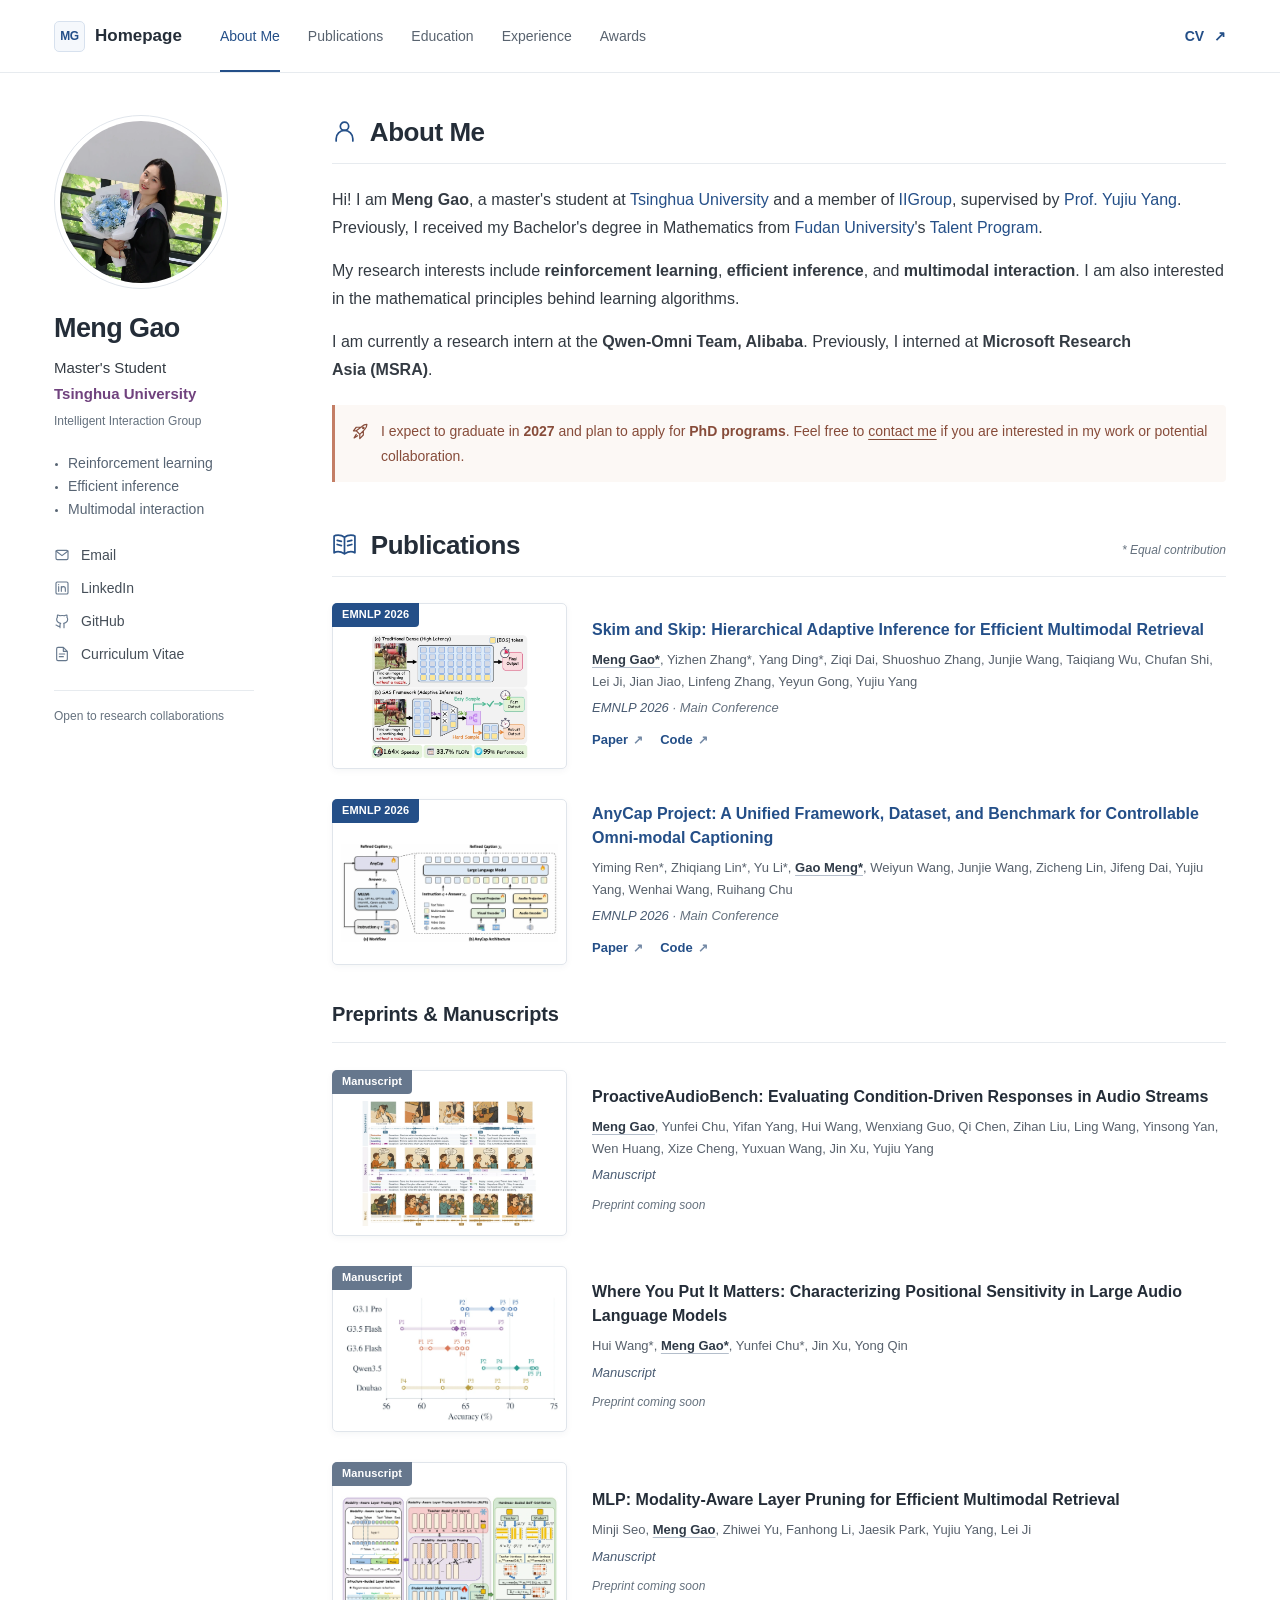
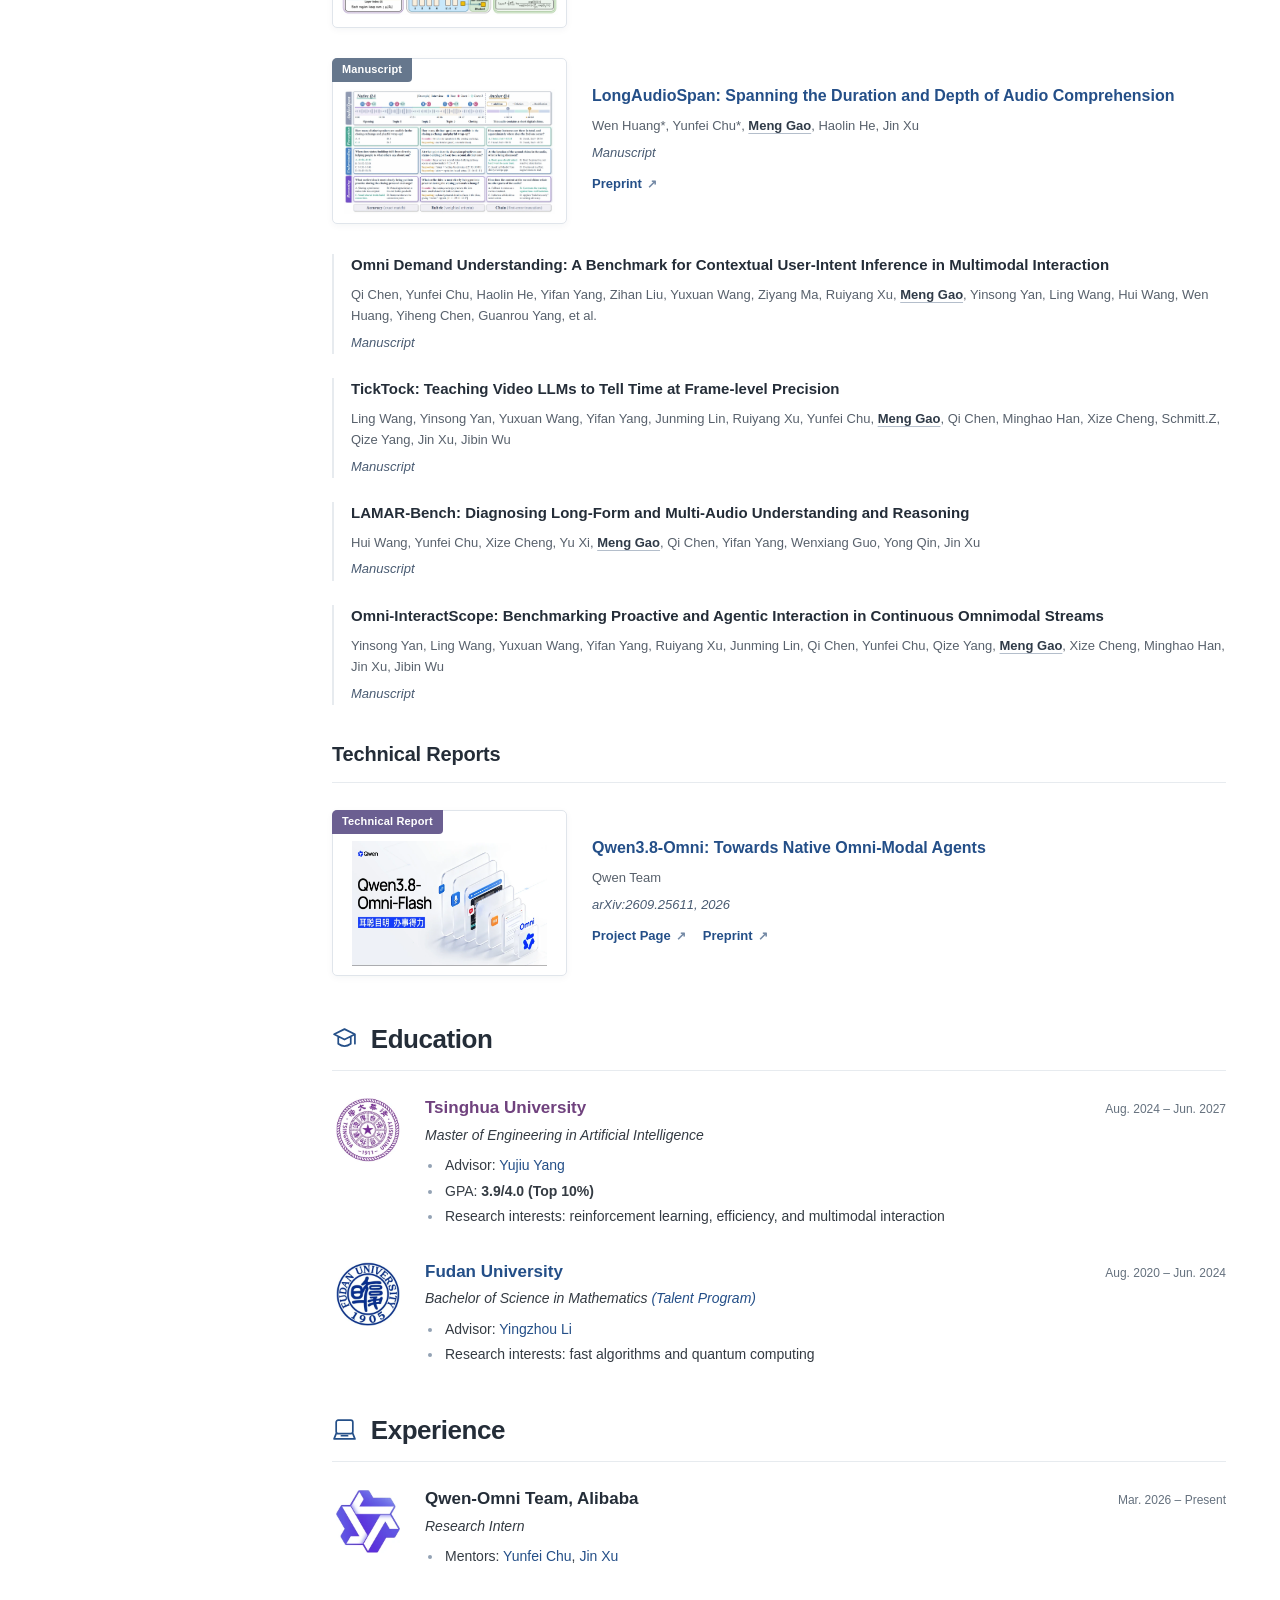
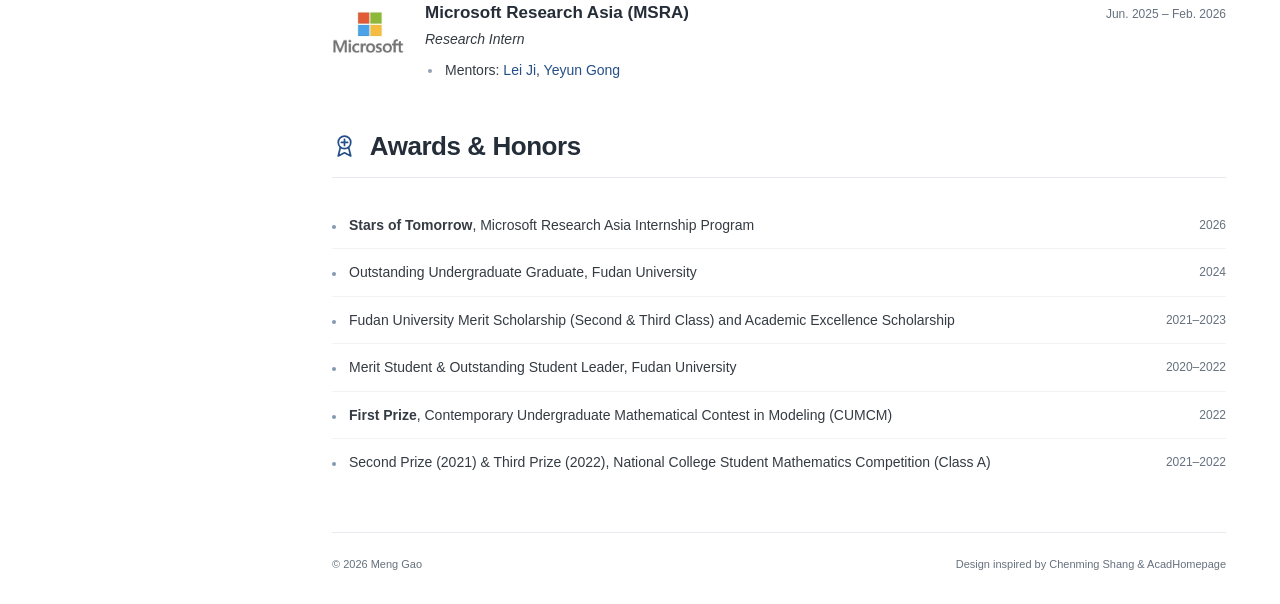
<file: index.html>
<!DOCTYPE html>
<html lang="en">
<head>
  <meta charset="utf-8">
  <meta name="viewport" content="width=device-width, initial-scale=1">
  <meta name="description" content="Meng Gao, master's student at Tsinghua University. Research in reinforcement learning, efficient inference, and multimodal interaction.">
  <meta name="theme-color" content="#ffffff">
  <meta property="og:type" content="website">
  <meta property="og:title" content="Meng Gao | Academic Homepage">
  <meta property="og:description" content="Reinforcement learning, efficient inference, and multimodal interaction. Master's student at Tsinghua University.">
  <title>Meng Gao | Academic Homepage</title>
  <link rel="icon" type="image/svg+xml" href="assets/favicon.svg">
  <link rel="stylesheet" href="assets/style.css">
  <script src="assets/main.js" defer></script>
</head>
<body id="top">
  <a class="skip-link" href="#main-content">Skip to content</a>

  <header class="masthead">
    <div class="masthead-inner">
      <a class="brand" href="#top" aria-label="Meng Gao homepage">
        <span class="brand-mark" aria-hidden="true">MG</span>
        <span>Homepage</span>
      </a>
      <button class="menu-toggle" type="button" aria-expanded="false" aria-controls="site-nav" hidden>
        <svg viewBox="0 0 24 24" aria-hidden="true"><path d="M4 6h16M4 12h16M4 18h16"/></svg>
        <span>Menu</span>
      </button>
      <nav class="site-nav" id="site-nav" aria-label="Main navigation">
        <a href="#about" aria-current="location">About Me</a>
        <a href="#publications">Publications</a>
        <a href="#education">Education</a>
        <a href="#experience">Experience</a>
        <a href="#awards">Awards</a>
      </nav>
      <a class="header-cv" href="CV.pdf" target="_blank" rel="noopener noreferrer">CV <span aria-hidden="true">↗</span></a>
    </div>
  </header>

  <div class="page-layout">
    <aside class="sidebar" aria-label="Profile and contact information">
      <div class="profile">
        <a class="portrait-link" href="picture/photo.jpg" target="_blank" rel="noopener noreferrer" aria-label="View Meng Gao's profile photo">
          <img class="portrait" src="assets/photo.webp" width="174" height="174" alt="Meng Gao holding a bouquet at graduation" fetchpriority="high">
        </a>
        <div class="profile-details">
          <h1>Meng Gao</h1>
          <p class="profile-role">Master's Student</p>
          <p class="profile-school"><a href="https://www.tsinghua.edu.cn/" target="_blank" rel="noopener noreferrer">Tsinghua University</a></p>
          <p class="profile-group"><a href="https://iigroup.github.io/" target="_blank" rel="noopener noreferrer">Intelligent Interaction Group</a></p>
          <ul class="profile-focus" aria-label="Research interests">
            <li>Reinforcement learning</li>
            <li>Efficient inference</li>
            <li>Multimodal interaction</li>
          </ul>

          <ul class="social-links">
            <li><a href="mailto:gaom24@mails.tsinghua.edu.cn">
              <svg viewBox="0 0 24 24" aria-hidden="true"><rect x="3" y="5" width="18" height="14" rx="2"/><path d="m3 6 9 7 9-7"/></svg>Email
            </a></li>
            <li><a href="https://www.linkedin.com/in/meng-gao-b47b4b3b6/" target="_blank" rel="noopener noreferrer">
              <svg viewBox="0 0 24 24" aria-hidden="true"><rect x="3" y="3" width="18" height="18" rx="2"/><path d="M7 10v7M7 7v.1M11 17v-7m0 3a3 3 0 0 1 6 0v4"/></svg>LinkedIn
            </a></li>
            <li><a href="https://github.com/GaoMengGladys" target="_blank" rel="noopener noreferrer">
              <svg viewBox="0 0 24 24" aria-hidden="true"><path d="M9 20c-4 1-4-2-6-2m12 4v-4c0-1 .2-1.8-.5-2.5 3-.4 6-1.5 6-6a4.6 4.6 0 0 0-1.2-3.2 4.3 4.3 0 0 0-.1-3.3s-1.1-.4-3.6 1.2a12 12 0 0 0-6.6 0C6.5 2.6 5.4 3 5.4 3a4.3 4.3 0 0 0-.1 3.3A4.6 4.6 0 0 0 4 9.5c0 4.5 3 5.6 6 6-.7.7-1 1.5-1 2.5v4"/></svg>GitHub
            </a></li>
            <li><a href="CV.pdf" target="_blank" rel="noopener noreferrer">
              <svg viewBox="0 0 24 24" aria-hidden="true"><path d="M14 2H6a2 2 0 0 0-2 2v16a2 2 0 0 0 2 2h12a2 2 0 0 0 2-2V8zM14 2v6h6M8 12h8M8 16h6"/></svg>Curriculum Vitae
            </a></li>
          </ul>
          <p class="profile-note">Open to research collaborations</p>
        </div>
      </div>
    </aside>

    <main id="main-content" tabindex="-1">
      <!-- ABOUT: Update your biography and research interests here. -->
      <section class="about section" id="about" aria-labelledby="about-heading">
        <h2 id="about-heading"><svg class="section-icon" viewBox="0 0 24 24" aria-hidden="true"><circle cx="12" cy="7" r="4"/><path d="M4 21v-2a8 8 0 0 1 16 0v2"/></svg> About Me</h2>
        <p>Hi! I am <strong>Meng Gao</strong>, a master's student at
          <a href="https://www.tsinghua.edu.cn/" target="_blank" rel="noopener noreferrer">Tsinghua University</a>
          and a member of <a href="https://iigroup.github.io/" target="_blank" rel="noopener noreferrer">IIGroup</a>, supervised by
          <a href="https://scholar.google.com/citations?user=4gH3sxsAAAAJ&amp;hl=en&amp;oi=ao" target="_blank" rel="noopener noreferrer">Prof. Yujiu Yang</a>.
          Previously, I received my Bachelor's degree in Mathematics from
          <a href="https://fudan.edu.cn/" target="_blank" rel="noopener noreferrer">Fudan University</a>'s
          <a href="https://math.fudan.edu.cn/f5/4f/c33035a324943/page.htm" target="_blank" rel="noopener noreferrer">Talent Program</a>.
        </p>
        <p>My research interests include <strong>reinforcement learning</strong>, <strong>efficient inference</strong>, and
          <strong>multimodal interaction</strong>. I am also interested in the mathematical principles behind learning algorithms.
        </p>
        <p>I am currently a research intern at the <strong>Qwen-Omni Team, Alibaba</strong>.
          Previously, I interned at <strong>Microsoft Research Asia (MSRA)</strong>.
        </p>
        <div class="opportunity-note">
          <svg viewBox="0 0 24 24" aria-hidden="true"><path d="M14 5c3-3 7-3 7-3s0 4-3 7l-7 7-5-5zM6 11H2l4-5h7M11 16v6l5-5v-6M6 16l-3 5 5-3"/><circle cx="16" cy="7" r="1"/></svg>
          <p>I expect to graduate in <strong>2027</strong> and plan to apply for <strong>PhD programs</strong>.
            Feel free to <a href="mailto:gaom24@mails.tsinghua.edu.cn">contact me</a> if you are interested in my work or potential collaboration.</p>
        </div>
      </section>

      <!-- PUBLICATIONS: Each article is one paper. Keep author order and publication status up to date. -->
      <section class="section" id="publications" aria-labelledby="publications-heading">
        <div class="section-heading">
          <h2 id="publications-heading"><svg class="section-icon" viewBox="0 0 24 24" aria-hidden="true"><path d="M12 5C8 2 3 3 2 4v16c3-2 7-1 10 1 3-2 7-3 10-1V4c-1-1-6-2-10 1v16M5 8l4 1M5 12l4 1M15 9l4-1M15 13l4-1"/></svg> Publications</h2>
          <span class="contribution-note">* Equal contribution</span>
        </div>

        <article class="paper" aria-labelledby="paper-sas">
          <a class="paper-image" href="picture/sas.png" target="_blank" rel="noopener noreferrer" aria-label="View the Skim and Skip figure">
            <span class="venue-badge">EMNLP 2026</span>
            <img src="assets/sas.webp" width="592" height="472" alt="Overview of Skim and Skip hierarchical adaptive inference" loading="lazy">
          </a>
          <div class="paper-content">
            <h3 id="paper-sas"><a href="https://arxiv.org/abs/2609.01613" target="_blank" rel="noopener noreferrer">Skim and Skip: Hierarchical Adaptive Inference for Efficient Multimodal Retrieval</a></h3>
            <p class="authors"><strong>Meng Gao*</strong>, Yizhen Zhang*, Yang Ding*, Ziqi Dai, Shuoshuo Zhang, Junjie Wang, Taiqiang Wu, Chufan Shi, Lei Ji, Jian Jiao, Linfeng Zhang, Yeyun Gong, Yujiu Yang</p>
            <p class="venue">EMNLP 2026 <span class="venue-detail">· Main Conference</span></p>
            <div class="paper-links"><a href="https://arxiv.org/abs/2609.01613" target="_blank" rel="noopener noreferrer">Paper <span aria-hidden="true">↗</span></a><a href="https://github.com/GaoMengGladys/SAS" target="_blank" rel="noopener noreferrer">Code <span aria-hidden="true">↗</span></a></div>
          </div>
        </article>

        <article class="paper" aria-labelledby="paper-anycap">
          <a class="paper-image" href="picture/anycap.png" target="_blank" rel="noopener noreferrer" aria-label="View the AnyCap figure">
            <span class="venue-badge">EMNLP 2026</span>
            <img src="assets/anycap.webp" width="1100" height="496" alt="Overview of AnyCap omni-modal captioning" loading="lazy">
          </a>
          <div class="paper-content">
            <h3 id="paper-anycap"><a href="https://arxiv.org/abs/2507.12841" target="_blank" rel="noopener noreferrer">AnyCap Project: A Unified Framework, Dataset, and Benchmark for Controllable Omni-modal Captioning</a></h3>
            <p class="authors">Yiming Ren*, Zhiqiang Lin*, Yu Li*, <strong>Gao Meng*</strong>, Weiyun Wang, Junjie Wang, Zicheng Lin, Jifeng Dai, Yujiu Yang, Wenhai Wang, Ruihang Chu</p>
            <p class="venue">EMNLP 2026 <span class="venue-detail">· Main Conference</span></p>
            <div class="paper-links"><a href="https://arxiv.org/abs/2507.12841" target="_blank" rel="noopener noreferrer">Paper <span aria-hidden="true">↗</span></a><a href="https://github.com/qishisuren123/AnyCap" target="_blank" rel="noopener noreferrer">Code <span aria-hidden="true">↗</span></a></div>
          </div>
        </article>

        <h3 class="subsection-heading" id="preprints">Preprints &amp; Manuscripts</h3>

        <article class="paper" aria-labelledby="paper-proactive">
          <a class="paper-image" href="picture/ProactiveAudioBench.jpg" target="_blank" rel="noopener noreferrer" aria-label="View the ProactiveAudioBench figure">
            <span class="venue-badge manuscript-badge">Manuscript</span>
            <img src="assets/ProactiveAudioBench.webp" width="1100" height="782" alt="ProactiveAudioBench condition-driven responses in audio streams" loading="lazy">
          </a>
          <div class="paper-content">
            <h4 id="paper-proactive">ProactiveAudioBench: Evaluating Condition-Driven Responses in Audio Streams</h4>
            <p class="authors"><strong>Meng Gao</strong>, Yunfei Chu, Yifan Yang, Hui Wang, Wenxiang Guo, Qi Chen, Zihan Liu, Ling Wang, Yinsong Yan, Wen Huang, Xize Cheng, Yuxuan Wang, Jin Xu, Yujiu Yang</p>
            <p class="venue">Manuscript</p>
            <p class="coming-soon">Preprint coming soon</p>
          </div>
        </article>

        <article class="paper" aria-labelledby="paper-position">
          <a class="paper-image" href="picture/WhereYouPutItMatters.png" target="_blank" rel="noopener noreferrer" aria-label="View the Where You Put It Matters figure">
            <span class="venue-badge manuscript-badge">Manuscript</span>
            <img src="assets/WhereYouPutItMatters.webp" width="1015" height="585" alt="Positional sensitivity in large audio language models" loading="lazy">
          </a>
          <div class="paper-content">
            <h4 id="paper-position">Where You Put It Matters: Characterizing Positional Sensitivity in Large Audio Language Models</h4>
            <p class="authors">Hui Wang*, <strong>Meng Gao*</strong>, Yunfei Chu*, Jin Xu, Yong Qin</p>
            <p class="venue">Manuscript</p>
            <p class="coming-soon">Preprint coming soon</p>
          </div>
        </article>

        <article class="paper" aria-labelledby="paper-mlp">
          <a class="paper-image" href="picture/mlpd.png" target="_blank" rel="noopener noreferrer" aria-label="View the MLP figure">
            <span class="venue-badge manuscript-badge">Manuscript</span>
            <img src="assets/mlpd.webp" width="1068" height="586" alt="Modality-aware layer pruning for multimodal retrieval" loading="lazy">
          </a>
          <div class="paper-content">
            <h4 id="paper-mlp">MLP: Modality-Aware Layer Pruning for Efficient Multimodal Retrieval</h4>
            <p class="authors">Minji Seo, <strong>Meng Gao</strong>, Zhiwei Yu, Fanhong Li, Jaesik Park, Yujiu Yang, Lei Ji</p>
            <p class="venue">Manuscript</p>
            <p class="coming-soon">Preprint coming soon</p>
          </div>
        </article>

        <article class="paper" aria-labelledby="paper-audiospan">
          <a class="paper-image" href="picture/audiospan.png" target="_blank" rel="noopener noreferrer" aria-label="View the LongAudioSpan figure">
            <span class="venue-badge manuscript-badge">Manuscript</span>
            <img src="assets/audiospan.webp" width="1074" height="636" alt="LongAudioSpan audio comprehension benchmark overview" loading="lazy">
          </a>
          <div class="paper-content">
            <h4 id="paper-audiospan"><a href="https://arxiv.org/abs/2608.26431" target="_blank" rel="noopener noreferrer">LongAudioSpan: Spanning the Duration and Depth of Audio Comprehension</a></h4>
            <p class="authors">Wen Huang*, Yunfei Chu*, <strong>Meng Gao</strong>, Haolin He, Jin Xu</p>
            <p class="venue">Manuscript</p>
            <div class="paper-links"><a href="https://arxiv.org/abs/2608.26431" target="_blank" rel="noopener noreferrer">Preprint <span aria-hidden="true">↗</span></a></div>
          </div>
        </article>

        <!-- Papers without figures use the compact layout. -->
        <article class="paper paper-compact" aria-labelledby="paper-omni-demand">
          <div class="paper-content">
            <h4 id="paper-omni-demand">Omni Demand Understanding: A Benchmark for Contextual User-Intent Inference in Multimodal Interaction</h4>
            <p class="authors">Qi Chen, Yunfei Chu, Haolin He, Yifan Yang, Zihan Liu, Yuxuan Wang, Ziyang Ma, Ruiyang Xu, <strong>Meng Gao</strong>, Yinsong Yan, Ling Wang, Hui Wang, Wen Huang, Yiheng Chen, Guanrou Yang, et al.</p>
            <p class="venue">Manuscript</p>
          </div>
        </article>

        <article class="paper paper-compact" aria-labelledby="paper-ticktock">
          <div class="paper-content">
            <h4 id="paper-ticktock">TickTock: Teaching Video LLMs to Tell Time at Frame-level Precision</h4>
            <p class="authors">Ling Wang, Yinsong Yan, Yuxuan Wang, Yifan Yang, Junming Lin, Ruiyang Xu, Yunfei Chu, <strong>Meng Gao</strong>, Qi Chen, Minghao Han, Xize Cheng, Schmitt.Z, Qize Yang, Jin Xu, Jibin Wu</p>
            <p class="venue">Manuscript</p>
          </div>
        </article>

        <article class="paper paper-compact" aria-labelledby="paper-lamar">
          <div class="paper-content">
            <h4 id="paper-lamar">LAMAR-Bench: Diagnosing Long-Form and Multi-Audio Understanding and Reasoning</h4>
            <p class="authors">Hui Wang, Yunfei Chu, Xize Cheng, Yu Xi, <strong>Meng Gao</strong>, Qi Chen, Yifan Yang, Wenxiang Guo, Yong Qin, Jin Xu</p>
            <p class="venue">Manuscript</p>
          </div>
        </article>

        <article class="paper paper-compact" aria-labelledby="paper-interactscope">
          <div class="paper-content">
            <h4 id="paper-interactscope">Omni-InteractScope: Benchmarking Proactive and Agentic Interaction in Continuous Omnimodal Streams</h4>
            <p class="authors">Yinsong Yan, Ling Wang, Yuxuan Wang, Yifan Yang, Ruiyang Xu, Junming Lin, Qi Chen, Yunfei Chu, Qize Yang, <strong>Meng Gao</strong>, Xize Cheng, Minghao Han, Jin Xu, Jibin Wu</p>
            <p class="venue">Manuscript</p>
          </div>
        </article>

        <h3 class="subsection-heading" id="technical-reports">Technical Reports</h3>
        <article class="paper" aria-labelledby="paper-qwen">
          <a class="paper-image" href="picture/qwen3_8omni.png" target="_blank" rel="noopener noreferrer" aria-label="View the Qwen3.8-Omni figure">
            <span class="venue-badge report-badge">Technical Report</span>
            <img src="assets/qwen3_8omni.webp" width="728" height="468" alt="Overview of Qwen3.8-Omni native omni-modal agents" loading="lazy">
          </a>
          <div class="paper-content">
            <h4 id="paper-qwen"><a href="https://arxiv.org/pdf/2609.25611v1" target="_blank" rel="noopener noreferrer">Qwen3.8-Omni: Towards Native Omni-Modal Agents</a></h4>
            <p class="authors">Qwen Team</p>
            <p class="venue">arXiv:2609.25611, 2026</p>
            <div class="paper-links"><a href="https://pre.qwen.ai/blog?id=qwen3.8-omni-flash" target="_blank" rel="noopener noreferrer">Project Page <span aria-hidden="true">↗</span></a><a href="https://arxiv.org/pdf/2609.25611v1" target="_blank" rel="noopener noreferrer">Preprint <span aria-hidden="true">↗</span></a></div>
          </div>
        </article>
      </section>

      <!-- EDUCATION -->
      <section class="section" id="education" aria-labelledby="education-heading">
        <h2 id="education-heading"><svg class="section-icon" viewBox="0 0 24 24" aria-hidden="true"><path d="m2 8 10-5 10 5-10 5zM6 10v7c4 3 8 3 12 0v-7M22 8v9"/></svg> Education</h2>
        <article class="institution">
          <img class="institution-logo" src="assets/thu.webp" width="64" height="64" alt="Tsinghua University logo" loading="lazy">
          <div class="institution-content">
            <div class="institution-heading"><h3><a class="tsinghua" href="https://www.tsinghua.edu.cn/" target="_blank" rel="noopener noreferrer">Tsinghua University</a></h3><span class="dates">Aug. 2024 – Jun. 2027</span></div>
            <p class="degree">Master of Engineering in Artificial Intelligence</p>
            <ul>
              <li>Advisor: <a href="https://scholar.google.com/citations?user=4gH3sxsAAAAJ&amp;hl=en&amp;oi=ao" target="_blank" rel="noopener noreferrer">Yujiu Yang</a></li>
              <li>GPA: <strong>3.9/4.0 (Top 10%)</strong></li>
              <li>Research interests: reinforcement learning, efficiency, and multimodal interaction</li>
            </ul>
          </div>
        </article>
        <article class="institution">
          <img class="institution-logo" src="assets/fdu.webp" width="64" height="64" alt="Fudan University logo" loading="lazy">
          <div class="institution-content">
            <div class="institution-heading"><h3><a href="https://fudan.edu.cn/" target="_blank" rel="noopener noreferrer">Fudan University</a></h3><span class="dates">Aug. 2020 – Jun. 2024</span></div>
            <p class="degree">Bachelor of Science in Mathematics <a href="https://math.fudan.edu.cn/f5/4f/c33035a324943/page.htm" target="_blank" rel="noopener noreferrer">(Talent Program)</a></p>
            <ul>
              <li>Advisor: <a href="https://yingzhouli.com/" target="_blank" rel="noopener noreferrer">Yingzhou Li</a></li>
              <li>Research interests: fast algorithms and quantum computing</li>
            </ul>
          </div>
        </article>
      </section>

      <!-- EXPERIENCE -->
      <section class="section" id="experience" aria-labelledby="experience-heading">
        <h2 id="experience-heading"><svg class="section-icon" viewBox="0 0 24 24" aria-hidden="true"><rect x="4" y="3" width="16" height="13" rx="2"/><path d="m4 16-2 5h20l-2-5M9 18h6"/></svg> Experience</h2>
        <article class="institution">
          <img class="institution-logo" src="assets/qwen.webp" width="64" height="64" alt="Qwen logo" loading="lazy">
          <div class="institution-content">
            <div class="institution-heading"><h3>Qwen-Omni Team, Alibaba</h3><span class="dates">Mar. 2026 – Present</span></div>
            <p class="degree">Research Intern</p>
            <ul>
              <li>Mentors: <a href="https://scholar.google.com/citations?user=41QhCyYAAAAJ&amp;hl=en&amp;oi=ao" target="_blank" rel="noopener noreferrer">Yunfei Chu</a>, <a href="https://scholar.google.com/citations?user=COYDNmYAAAAJ&amp;hl=en&amp;oi=ao" target="_blank" rel="noopener noreferrer">Jin Xu</a></li>
            </ul>
          </div>
        </article>
        <article class="institution">
          <img class="institution-logo microsoft-logo" src="assets/MSRA.webp" width="72" height="52" alt="Microsoft Research Asia logo" loading="lazy">
          <div class="institution-content">
            <div class="institution-heading"><h3>Microsoft Research Asia (MSRA)</h3><span class="dates">Jun. 2025 – Feb. 2026</span></div>
            <p class="degree">Research Intern</p>
            <ul>
              <li>Mentors: <a href="https://scholar.google.com/citations?user=IruOVk4AAAAJ&amp;hl=en&amp;oi=ao" target="_blank" rel="noopener noreferrer">Lei Ji</a>, <a href="https://scholar.google.com/citations?user=piUkwMYAAAAJ&amp;hl=en" target="_blank" rel="noopener noreferrer">Yeyun Gong</a></li>
            </ul>
          </div>
        </article>
      </section>

      <!-- AWARDS -->
      <section class="section" id="awards" aria-labelledby="awards-heading">
        <h2 id="awards-heading"><svg class="section-icon" viewBox="0 0 24 24" aria-hidden="true"><circle cx="12" cy="9" r="6"/><path d="m8 14-2 8 6-3 6 3-2-8M12 6v6M9 9h6"/></svg> Awards &amp; Honors</h2>
        <ul class="awards-list">
          <li><span><strong>Stars of Tomorrow</strong>, Microsoft Research Asia Internship Program</span><span class="award-year">2026</span></li>
          <li><span>Outstanding Undergraduate Graduate, Fudan University</span><span class="award-year">2024</span></li>
          <li><span>Fudan University Merit Scholarship (Second &amp; Third Class) and Academic Excellence Scholarship</span><span class="award-year">2021–2023</span></li>
          <li><span>Merit Student &amp; Outstanding Student Leader, Fudan University</span><span class="award-year">2020–2022</span></li>
          <li><span><strong>First Prize</strong>, Contemporary Undergraduate Mathematical Contest in Modeling (CUMCM)</span><span class="award-year">2022</span></li>
          <li><span>Second Prize (2021) &amp; Third Prize (2022), National College Student Mathematics Competition (Class A)</span><span class="award-year">2021–2022</span></li>
        </ul>
      </section>

      <footer class="site-footer">
        <span>© 2026 Meng Gao</span>
        <span>Design inspired by <a href="https://helloscm.github.io/" target="_blank" rel="noopener noreferrer">Chenming Shang</a> &amp; <a href="https://github.com/RayeRen/acad-homepage.github.io" target="_blank" rel="noopener noreferrer">AcadHomepage</a></span>
      </footer>
    </main>
  </div>
  <a class="back-to-top" href="#top" aria-label="Back to top" hidden>↑</a>
</body>
</html>
</file>
<file: assets/style.css>
/* Colors and page dimensions can be customized here. */
:root {
  --ink: #343b43;
  --heading: #242d38;
  --muted: #65717e;
  --blue: #244f88;
  --blue-hover: #163963;
  --line: #e7ebef;
  --soft: #f5f8fc;
  --page-width: 1220px;
  --header-height: 72px;
}

* { box-sizing: border-box; }
html { scroll-behavior: smooth; scroll-padding-top: 100px; }
body { margin: 0; background: #fff; color: var(--ink); font: 16px/1.75 "Trebuchet MS", Arial, Helvetica, sans-serif; -webkit-font-smoothing: antialiased; }
a { color: var(--blue); text-decoration: none; text-underline-offset: 3px; }
a:hover { color: var(--blue-hover); text-decoration: underline; }
a, button { -webkit-tap-highlight-color: transparent; }
a:focus-visible, button:focus-visible { outline: 3px solid #6793c8; outline-offset: 5px; border-radius: 2px; }
button { font: inherit; }
img { display: block; max-width: 100%; }
strong { font-weight: 700; }
[hidden] { display: none !important; }
svg { width: 18px; height: 18px; fill: none; stroke: currentColor; stroke-width: 1.7; stroke-linecap: round; stroke-linejoin: round; flex: 0 0 auto; }
::selection { background: #dce8f6; color: #173253; }
.skip-link { position: fixed; top: 8px; left: 16px; z-index: 100; padding: 10px 16px; background: #fff; border: 2px solid var(--blue); transform: translateY(-160%); }
.skip-link:focus { transform: translateY(0); }

/* Shared masthead and section navigation. */
.masthead { position: sticky; top: 0; z-index: 20; background: rgba(255,255,255,.97); border-bottom: 1px solid var(--line); }
.masthead-inner { max-width: var(--page-width); min-height: var(--header-height); margin: 0 auto; display: flex; align-items: center; gap: 38px; padding: 0 24px; }
.brand { display: flex; align-items: center; gap: 10px; flex-shrink: 0; color: var(--heading); font-weight: 700; font-size: 17px; }
.brand:hover { text-decoration: none; }
.brand-mark { width: 31px; height: 31px; display: grid; place-items: center; border: 1px solid #d7e1ee; border-radius: 5px; color: var(--blue); background: var(--soft); font-size: 12px; letter-spacing: -.4px; }
.site-nav { display: flex; align-items: center; gap: 28px; flex: 1; }
.site-nav a { position: relative; display: flex; align-items: center; min-height: var(--header-height); color: #59636f; font-size: 14px; white-space: nowrap; }
.site-nav a::after { position: absolute; left: 0; right: 0; bottom: 0; height: 2px; content: ""; background: var(--blue); transform: scaleX(0); transition: transform .18s ease; }
.site-nav a:hover, .site-nav a[aria-current] { color: var(--blue); text-decoration: none; }
.site-nav a:hover::after, .site-nav a[aria-current]::after { transform: scaleX(1); }
.header-cv { margin-left: auto; font-size: 14px; font-weight: 700; white-space: nowrap; }
.header-cv span { margin-left: 6px; }
.menu-toggle { display: none; }

/* Sticky author profile, in the same spirit as AcadHomepage. */
.page-layout { max-width: var(--page-width); margin: 0 auto; padding: 42px 24px 0; display: grid; grid-template-columns: 216px minmax(0, 1fr); gap: 62px; align-items: start; }
.sidebar { position: sticky; top: 110px; }
.portrait-link { display: block; width: fit-content; border-radius: 50%; }
.portrait { width: 174px; height: 174px; padding: 5px; border: 1px solid #e0e5eb; border-radius: 50%; object-fit: cover; }
.profile h1 { font-size: 27px; line-height: 1.3; letter-spacing: -.6px; margin: 22px 0 9px; color: var(--heading); }
.profile-role { margin: 0; font-size: 15px; }
.profile-school { margin: 0; font-size: 15px; font-weight: 700; }
.profile-school a, a.tsinghua { color: #70427e; }
.profile-group { margin: 3px 0 0; font-size: 12px; }
.profile-group a { color: var(--muted); }
.profile-focus { font-size: 14px; line-height: 1.65; margin: 20px 0 18px; padding-left: 14px; list-style: disc; color: #576473; }
.profile-focus li::marker { font-size: 10px; }
.social-links { margin: 0; padding: 0; list-style: none; }
.social-links a { width: fit-content; min-height: 33px; display: flex; align-items: center; gap: 11px; color: #454e58; font-size: 14px; }
.social-links a:hover { color: var(--blue); }
.social-links svg { width: 16px; height: 16px; color: #66788d; }
.profile-note { border-top: 1px solid var(--line); padding-top: 16px; margin: 19px 0 0; color: var(--muted); font-size: 12px; line-height: 1.6; max-width: 200px; }

/* Main academic content. */
main { min-width: 0; }
main:focus { outline: none; }
.section { margin: 0 0 46px; }
.section h2 { color: var(--heading); font-size: 26px; line-height: 1.35; font-weight: 700; letter-spacing: -.45px; margin: 0 0 24px; padding-bottom: 13px; border-bottom: 1px solid var(--line); }
.section-icon { display: inline-block; width: 25px; height: 25px; color: var(--blue); stroke-width: 1.65; margin-right: 7px; vertical-align: -3px; }
.about p { margin: 0 0 15px; }
.about > p { text-wrap: pretty; }
.about h2 { margin-bottom: 22px; }
.opportunity-note { display: flex; gap: 12px; align-items: flex-start; padding: 14px 17px; margin-top: 21px; border-left: 3px solid #c47e65; background: #fcf8f5; color: #874c3a; border-radius: 0 4px 4px 0; font-size: 14px; line-height: 1.75; }
.opportunity-note > svg { margin-top: 4px; width: 17px; height: 17px; }
.opportunity-note p { margin: 0; }
.opportunity-note a { color: inherit; text-decoration: underline; }
.section-heading { display: flex; align-items: baseline; justify-content: space-between; gap: 12px; border-bottom: 1px solid var(--line); margin-bottom: 26px; }
.section-heading h2 { border: 0; margin: 0; }
.contribution-note { color: var(--muted); font-size: 12px; font-style: italic; white-space: nowrap; }
.subsection-heading { font-size: 20px; font-weight: 700; color: var(--heading); margin: 32px 0 27px; padding-bottom: 10px; border-bottom: 1px solid var(--line); letter-spacing: -.2px; }

/* Paper figures keep their complete aspect ratio; click to open the original. */
.paper { display: grid; grid-template-columns: 235px minmax(0, 1fr); align-items: center; gap: 25px; margin: 0 0 30px; }
.paper-image { display: flex; align-items: center; justify-content: center; position: relative; height: 166px; padding: 30px 8px 9px; border: 1px solid #e0e5eb; border-radius: 5px; box-shadow: 0 2px 7px rgba(29,50,77,.045); background: #fff; transition: border-color .18s ease, box-shadow .18s ease; }
.paper-image:hover { border-color: #a5bad3; box-shadow: 0 3px 10px rgba(29,50,77,.09); }
.paper-image img { width: 100%; height: 100%; object-fit: contain; }
.venue-badge { position: absolute; top: -1px; left: -1px; border-radius: 5px 0 4px 0; padding: 2px 10px; background: var(--blue); color: #fff; font-size: 11px; line-height: 1.8; font-weight: 700; letter-spacing: .15px; }
.manuscript-badge { background: #66778d; }
.report-badge { background: #6b5f91; }
.paper-content h3, .paper-content h4 { margin: 0 0 7px; font-size: 16px; line-height: 1.5; font-weight: 700; color: var(--heading); }
.paper-content p { margin: 0 0 5px; }
.authors { color: #58616c; font-size: 13px; line-height: 1.65; }
.authors strong { color: #303b48; text-decoration: underline; text-decoration-color: #b4becb; text-underline-offset: 3px; }
.venue { font-size: 13px; color: #495b72; font-style: italic; }
.venue-detail { color: var(--muted); }
.paper-links { display: flex; flex-wrap: wrap; gap: 17px; margin-top: 6px; }
.paper-links a { font-size: 13px; font-weight: 700; display: inline-flex; gap: 5px; align-items: center; min-height: 28px; }
.paper-links a span { font-size: 12px; color: #7389a5; }
.coming-soon { color: var(--muted); font-size: 12px; font-style: italic; padding-top: 3px; }
.paper-compact { display: block; padding-left: 17px; border-left: 2px solid var(--line); margin-bottom: 24px; }
.paper-compact .paper-content h4 { font-size: 15px; }
.paper-compact .venue { margin-bottom: 0; }

/* Education and experience. */
.institution { display: grid; grid-template-columns: 72px minmax(0, 1fr); gap: 21px; margin-bottom: 30px; }
.institution-logo { width: 64px; height: 64px; object-fit: contain; margin: 3px auto 0; }
.microsoft-logo { width: 72px; height: 52px; margin-top: 7px; }
.institution-heading { display: flex; gap: 12px; align-items: baseline; justify-content: space-between; flex-wrap: wrap; }
.institution h3 { color: var(--heading); font-size: 17px; line-height: 1.5; margin: 0; }
.dates { color: var(--muted); font-size: 12px; white-space: nowrap; }
.degree { margin: 2px 0 5px; font-size: 14px; font-style: italic; }
.institution ul { padding-left: 18px; margin: 6px 0 0; font-size: 14px; line-height: 1.8; }
.institution li { padding-left: 2px; }
.institution li::marker { color: #93a2b4; }
.awards-list { list-style: none; margin: 0; padding: 0; }
.awards-list li { display: flex; justify-content: space-between; gap: 22px; padding: 11px 0 11px 17px; position: relative; font-size: 14px; border-bottom: 1px solid #f0f2f4; }
.awards-list li::before { content: ""; width: 4px; height: 4px; border-radius: 50%; background: #8398b3; position: absolute; left: 0; top: 23px; }
.awards-list li:last-child { border-bottom: 0; }
.award-year { color: var(--muted); white-space: nowrap; font-size: 12px; padding-top: 2px; }
.site-footer { border-top: 1px solid var(--line); display: flex; flex-wrap: wrap; justify-content: space-between; gap: 8px 20px; padding: 22px 0 30px; font-size: 11px; color: var(--muted); }
.site-footer a { color: inherit; }
.back-to-top { position: fixed; bottom: 24px; right: 24px; width: 40px; height: 40px; display: grid; place-items: center; border: 1px solid #dbe3ed; background: #fff; border-radius: 5px; color: var(--blue); box-shadow: 0 2px 8px #243b5310; font-size: 20px; z-index: 10; }
.back-to-top:hover { background: var(--soft); text-decoration: none; }

@media (max-width: 1100px) {
  .page-layout { grid-template-columns: 195px minmax(0, 1fr); gap: 35px; }
  .masthead-inner { gap: 28px; }
  .site-nav { gap: 23px; }
  .paper { grid-template-columns: 205px minmax(0, 1fr); gap: 21px; }
  .paper-image { height: 158px; }
}

@media (max-width: 900px) {
  :root { --header-height: 64px; }
  .masthead-inner { gap: 24px; }
  .site-nav { gap: 17px; }
  .site-nav a { font-size: 13px; }
  .brand { font-size: 15px; }
  .brand-mark { display: none; }
  .page-layout { display: block; max-width: 820px; padding-top: 30px; }
  .sidebar { position: static; margin-bottom: 35px; padding-bottom: 28px; border-bottom: 1px solid var(--line); }
  .profile { display: flex; align-items: center; gap: 26px; }
  .portrait { width: 140px; height: 140px; }
  .portrait-link { flex-shrink: 0; }
  .profile h1 { margin: 0 0 6px; font-size: 26px; }
  .profile-focus, .profile-note, .profile-group { display: none; }
  .social-links { display: flex; flex-wrap: wrap; gap: 4px 19px; margin-top: 10px; }
  .social-links a { font-size: 13px; gap: 6px; }
  .paper { grid-template-columns: 225px minmax(0, 1fr); }
  .paper-image { height: 166px; }
  .section { margin-bottom: 40px; }
}

@media (max-width: 640px) {
  html { scroll-padding-top: 85px; }
  .masthead-inner { min-height: 60px; padding: 0 20px; gap: 17px; flex-wrap: wrap; }
  .brand { min-height: 60px; font-size: 16px; }
  .brand-mark { display: grid; width: 28px; height: 28px; }
  .header-cv { margin-left: 0; }
  .menu-toggle { margin-left: auto; padding: 9px 0 9px 8px; background: none; border: 0; color: var(--ink); font-size: 13px; cursor: pointer; }
  .js .menu-toggle { display: flex; align-items: center; gap: 6px; }
  .menu-toggle svg { width: 17px; }
  .site-nav { order: 3; width: 100%; flex: 0 0 100%; flex-wrap: wrap; gap: 0 20px; padding: 0 0 12px; }
  .js .site-nav:not(.is-open) { display: none; }
  .site-nav a { min-height: 40px; font-size: 14px; }
  .page-layout { padding: 26px 20px 0; }
  .profile { gap: 19px; align-items: flex-start; }
  .portrait { width: 105px; height: 105px; padding: 4px; }
  .profile h1 { font-size: 24px; margin-bottom: 4px; }
  .profile-role, .profile-school { font-size: 13px; line-height: 1.6; }
  .social-links { column-gap: 13px; row-gap: 0; margin-top: 8px; }
  .social-links a { font-size: 12px; min-height: 32px; gap: 5px; }
  .social-links svg { width: 13px; height: 13px; }
  .sidebar { margin-bottom: 29px; padding-bottom: 25px; }
  body { font-size: 15px; line-height: 1.8; }
  .section h2 { font-size: 23px; padding-bottom: 11px; margin-bottom: 20px; }
  .section-icon { width: 23px; height: 23px; margin-right: 4px; }
  .about p { margin-bottom: 14px; }
  .opportunity-note { font-size: 13px; padding: 12px; gap: 9px; }
  .opportunity-note p { margin-bottom: 0; }
  .section-heading { flex-wrap: wrap; gap: 0; margin-bottom: 24px; }
  .section-heading h2 { margin-bottom: 0; }
  .contribution-note { margin-left: auto; font-size: 11px; padding-bottom: 12px; }
  .paper { grid-template-columns: 1fr; gap: 15px; margin-bottom: 30px; padding-bottom: 25px; border-bottom: 1px solid var(--line); }
  .paper-image { max-width: 380px; width: 100%; height: 205px; }
  .paper-content h3, .paper-content h4 { font-size: 16px; line-height: 1.6; }
  .authors { font-size: 13px; }
  .paper-links { margin-top: 5px; gap: 20px; }
  .paper-links a { min-height: 34px; }
  .subsection-heading { font-size: 19px; margin-top: 28px; }
  .paper-compact { padding-bottom: 0; border-bottom: 0; padding-left: 14px; }
  .institution { grid-template-columns: 46px minmax(0, 1fr); gap: 14px; margin-bottom: 26px; }
  .institution-logo { width: 44px; height: 44px; }
  .microsoft-logo { height: 35px; }
  .institution-heading { display: block; }
  .institution h3 { font-size: 16px; }
  .dates { font-size: 12px; }
  .degree, .institution ul { font-size: 13px; }
  .degree { margin-top: 3px; }
  .awards-list li { flex-direction: column; gap: 3px; padding-top: 12px; padding-bottom: 12px; font-size: 13px; }
  .award-year { padding: 0; font-size: 11px; }
  .site-footer { display: block; font-size: 10px; }
  .site-footer span { display: block; margin-bottom: 4px; }
  .back-to-top { right: 14px; bottom: 14px; width: 36px; height: 36px; }
}

@media (max-width: 360px) {
  .page-layout { padding-left: 16px; padding-right: 16px; }
  .portrait { width: 82px; height: 82px; }
  .profile { gap: 15px; }
  .profile h1 { font-size: 22px; }
  .social-links { gap: 0 10px; }
  .contribution-note { margin-left: 0; width: 100%; }
}

@media (prefers-reduced-motion: reduce) {
  html { scroll-behavior: auto; }
  *, *::before, *::after { transition: none !important; }
}

@media print {
  .masthead, .skip-link, .back-to-top, .profile-note { display: none !important; }
  .page-layout { display: block; padding: 0; }
  .sidebar { position: static; border-bottom: 1px solid var(--line); padding-bottom: 18px; margin-bottom: 24px; }
  .profile { display: flex; gap: 24px; align-items: center; }
  .portrait { width: 110px; height: 110px; }
  .profile h1 { margin-top: 0; }
  .profile-focus, .profile-group { display: none; }
  .social-links { display: flex; flex-wrap: wrap; gap: 15px; }
  body { font-size: 11pt; }
  .section { margin-bottom: 26px; }
  .paper, .institution, .awards-list li { break-inside: avoid; }
  .paper-image { box-shadow: none; }
  .venue-badge { print-color-adjust: exact; -webkit-print-color-adjust: exact; }
  a { color: inherit; }
}
</file>
